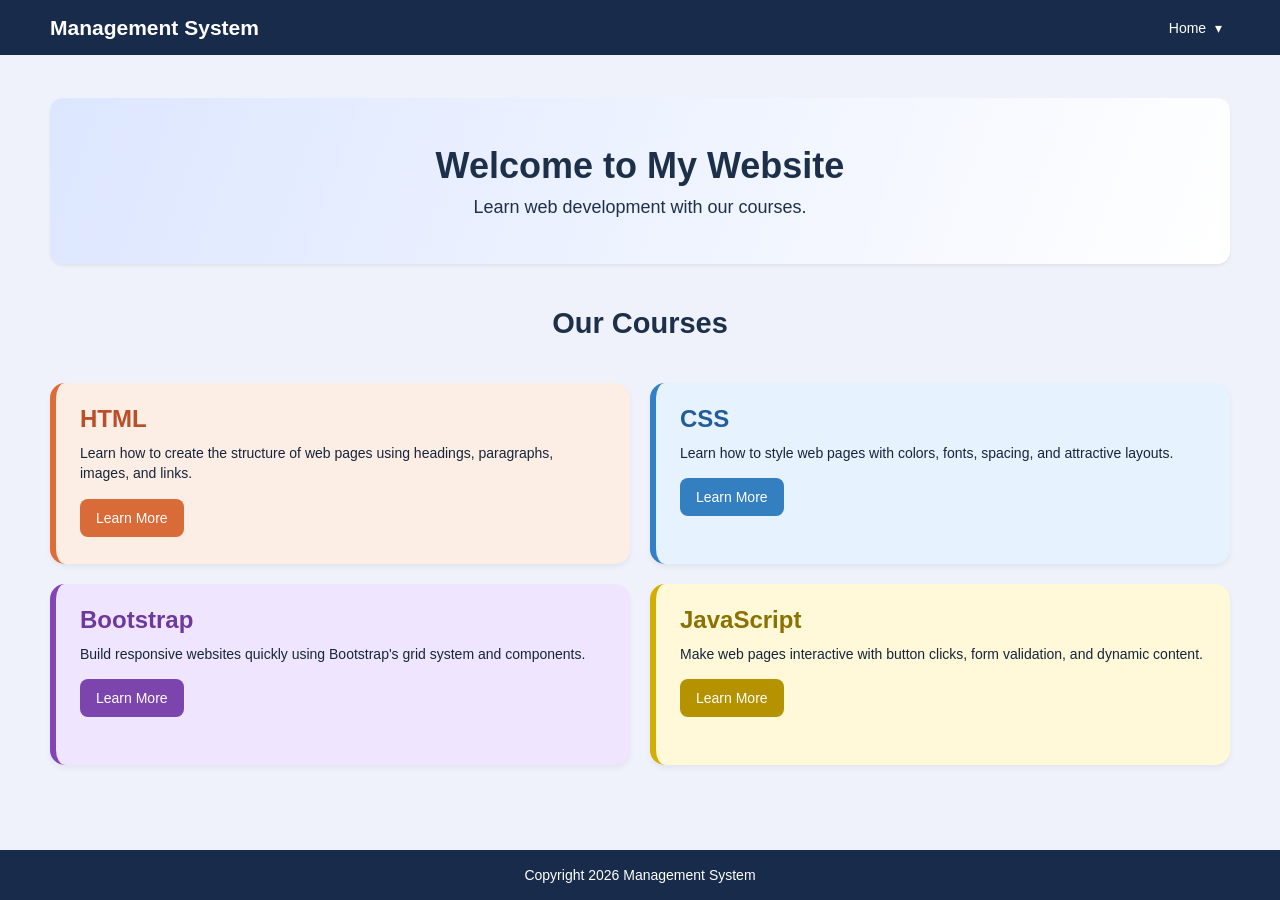
<file: home.html>
<!DOCTYPE html>
<html lang="en">
<head>
  <meta charset="UTF-8">
  <meta name="viewport" content="width=device-width, initial-scale=1.0">
  <title>Courses | Management System</title>
  <link rel="stylesheet" href="css/style.css">
</head>
<body class="courses-page">
  <header class="navbar">
    <div class="nav-inner">
      <a class="brand" href="index.html">Management System</a>
      <div class="nav-dropdown">
        <button class="nav-home" id="homeMenuButton" aria-expanded="false">Home <span class="caret">▾</span></button>
        <div class="dropdown-menu" id="homeMenu">
          <a href="index.html">Landing Page</a>
          <a href="login.html">Sign In</a>
          <a href="home.html">Courses</a>
        </div>
      </div>
    </div>
  </header>
  <main class="courses-main page-width">
    <section class="courses-hero">
      <h1>Welcome to My Website</h1>
      <p>Learn web development with our courses.</p>
    </section>
    <h2 class="courses-heading">Our Courses</h2>
    <section class="course-grid" aria-label="Our courses">
      <article class="course-card html-course">
        <h3>HTML</h3>
        <p>Learn how to create the structure of web pages using headings, paragraphs, images, and links.</p>
        <button class="course-button" data-course="HTML">Learn More</button>
      </article>
      <article class="course-card css-course">
        <h3>CSS</h3>
        <p>Learn how to style web pages with colors, fonts, spacing, and attractive layouts.</p>
        <button class="course-button" data-course="CSS">Learn More</button>
      </article>
      <article class="course-card bootstrap-course">
        <h3>Bootstrap</h3>
        <p>Build responsive websites quickly using Bootstrap's grid system and components.</p>
        <button class="course-button" data-course="Bootstrap">Learn More</button>
      </article>
      <article class="course-card javascript-course">
        <h3>JavaScript</h3>
        <p>Make web pages interactive with button clicks, form validation, and dynamic content.</p>
        <button class="course-button" data-course="JavaScript">Learn More</button>
      </article>
    </section>
  </main>
  <footer class="courses-footer">Copyright 2026 Management System</footer>

  <div class="modal-backdrop" id="courseModal" aria-hidden="true">
    <section class="course-modal" role="dialog" aria-modal="true" aria-labelledby="modalTitle">
      <header class="modal-header"><span>Course Details</span><button id="modalX" class="modal-x" aria-label="Close dialog">×</button></header>
      <div class="modal-body"><h2 id="modalTitle">HTML</h2><p id="modalDescription"></p></div>
      <footer class="modal-footer"><button id="modalClose" class="close-button">Close</button></footer>
    </section>
  </div>
  <script src="js/script.js"></script>
</body>
</html>
</file>
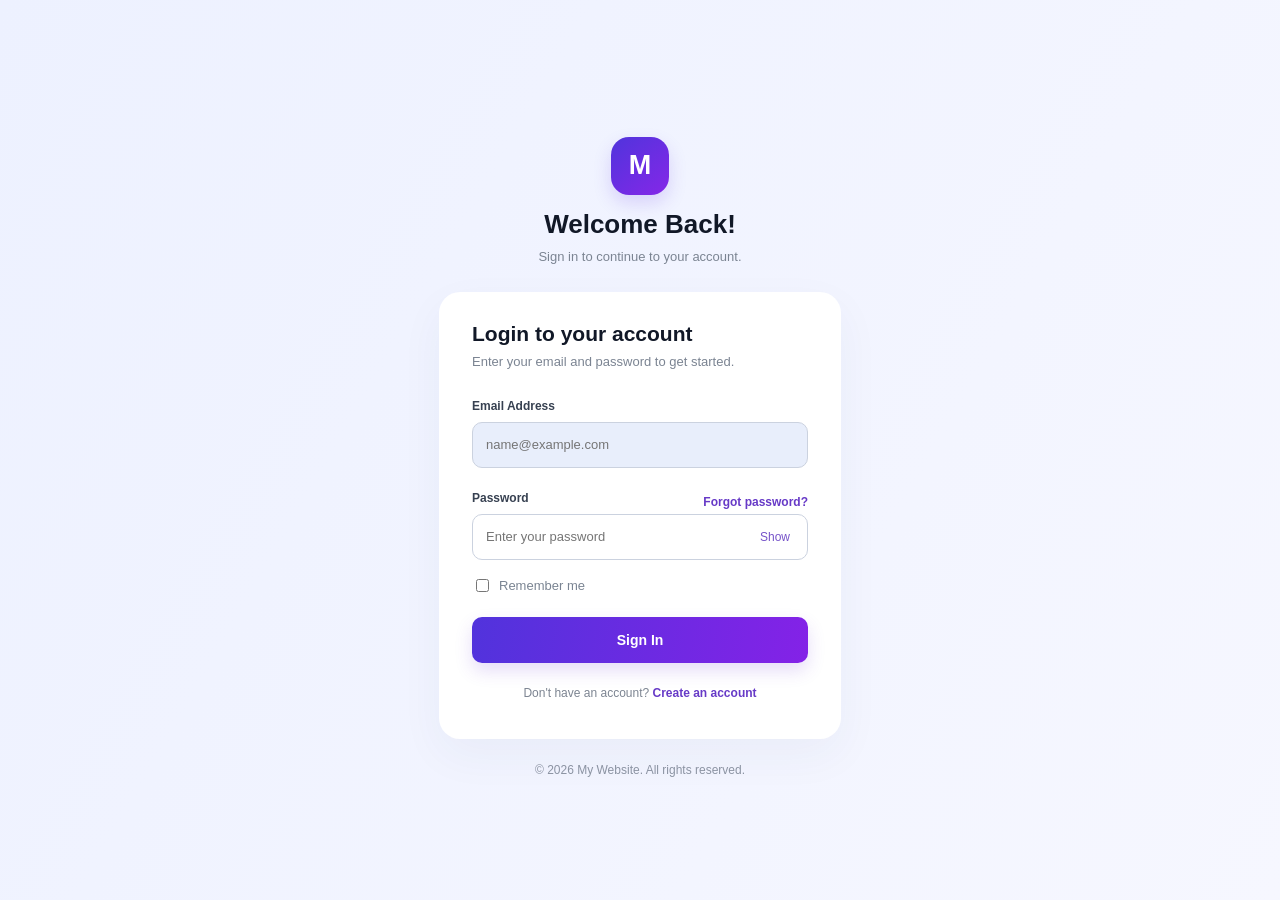
<file: login.html>
<!DOCTYPE html>
<html lang="en">
<head>
  <meta charset="UTF-8">
  <meta name="viewport" content="width=device-width, initial-scale=1.0">
  <title>Sign In | Management System</title>
  <link rel="stylesheet" href="css/style.css">
</head>
<body class="login-page">
  <main class="login-shell">
    <a class="login-logo" href="index.html" aria-label="Management System home">M</a>
    <h1>Welcome Back!</h1>
    <p class="login-subtitle">Sign in to continue to your account.</p>
    <form class="login-card" id="loginForm">
      <h2>Login to your account</h2>
      <p class="form-intro">Enter your email and password to get started.</p>
      <label for="email">Email Address</label>
      <input id="email" name="email" type="email"
       placeholder="name@example.com" required>
      <div class="password-label">
        <label for="password">Password</label>
        <button class="text-button" type="button" id="forgotPassword">Forgot password?</button>
      </div>
      <div class="password-field">
        <input id="password" name="password" type="password"
       placeholder="Enter your password" required minlength="4">
        <button class="show-password" type="button" id="togglePassword">Show</button>
      </div>
      <label class="remember-row"><input type="checkbox" id="remember"> <span>Remember me</span></label>
      <button class="sign-in-button" type="submit">Sign In</button>
      <p class="create-account">Don't have an account? <button type="button" class="text-button" id="createAccount">Create an account</button></p>
      <p class="form-message" id="formMessage" role="status"></p>
    </form>
    <p class="login-footer">© 2026 My Website. All rights reserved.</p>
  </main>
  <script src="js/script.js"></script>
</body>
</html>
</file>
<file: css/style.css>
* {
  box-sizing: border-box;
}

:root {
  --navy: #192b4b;
  --blue: #5278f5;
  --ink: #1d304a;
  --muted: #687586;
  --pale: #f0f3fb;
}

html {
  scroll-behavior: smooth;
}

body {
  margin: 0;
  font-family: Arial, Helvetica, sans-serif;
  color: var(--ink);
}

a {
  text-decoration: none;
}

button,
input {
  font: inherit;
}

button {
  cursor: pointer;
}

.page-width,
.nav-inner {
  width: min(1180px, calc(100% - 48px));
  margin-inline: auto;
}

.navbar {
  height: 55px;
  background: var(--navy);
  color: #fff;
  position: relative;
  z-index: 5;
}

.nav-inner {
  height: 100%;
  display: flex;
  justify-content: space-between;
  align-items: center;
}

.brand {
  color: #fff;
  font-size: 21px;
  font-weight: 700;
}

.nav-dropdown {
  position: relative;
}

.nav-home {
  border: 0;
  color: white;
  background: transparent;
  padding: 12px 8px;
  font-size: 14px;
}

.caret {
  padding-left: 5px;
}

.dropdown-menu {
  display: none;
  position: absolute;
  top: 42px;
  right: 0;
  min-width: 150px;
  background: #fff;
  box-shadow: 0 8px 24px #0002;
  border-radius: 5px;
  overflow: hidden;
}

.dropdown-menu.open {
  display: block;
}

.dropdown-menu a {
  display: block;
  padding: 11px 14px;
  color: #23334a;
  font-size: 14px;
}

.dropdown-menu a:hover {
  background: #eef2ff;
}

.hero {
  height: 474px;
  position: relative;
  background-image: url('https://images.unsplash.com/photo-1454165804606-c3d57bc86b40?auto=format&fit=crop&w=2000&q=90');
  background-position: center 48%;
  background-size: cover;
  color: #fff;
  display: flex;
  align-items: center;
}

.hero-shade {
  position: absolute;
  inset: 0;
  background: linear-gradient(90deg, rgba(17,36,67,.88), rgba(18,39,69,.54) 55%, rgba(15,33,57,.18));
}

.hero-content {
  position: relative;
  z-index: 1;
  padding-top: 5px;
}

.eyebrow {
  margin: 0 0 17px;
  font-weight: 800;
  font-size: 16px;
}

.hero h1 {
  margin: 0 0 14px;
  font-size: clamp(36px, 4vw, 58px);
  letter-spacing: -.8px;
  line-height: 1.08;
}

.hero-description {
  max-width: 590px;
  line-height: 1.8;
  font-size: 16px;
  margin: 0 0 22px;
}

.primary-button {
  display: inline-flex;
  gap: 8px;
  align-items: center;
  justify-content: center;
  border: 0;
  border-radius: 30px;
  background: var(--blue);
  color: white;
  font-weight: 700;
  font-size: 14px;
  padding: 14px 25px;
  box-shadow: 0 5px 12px #4266e433;
  transition: transform .2s, background .2s;
}

.primary-button:hover {
  background: #3f63e5;
  transform: translateY(-1px);
}

.slide-arrow {
  position: absolute;
  z-index: 2;
  top: 48%;
  border: 0;
  background: transparent;
  color: #fff9;
  font-size: 40px;
  font-weight: 200;
}

.slide-arrow:hover {
  color: white;
}

.previous {
  left: 6%;
}

.next {
  right: 6%;
}

.slide-dots {
  position: absolute;
  z-index: 2;
  bottom: 22px;
  left: 50%;
  transform: translateX(-50%);
  display: flex;
  gap: 5px;
}

.dot {
  width: 28px;
  height: 3px;
  padding: 0;
  border: 0;
  background: #ffffff70;
}

.dot.active {
  background: white;
}

.goal-section {
  background: #f1f4fd;
  padding: 72px 0 74px;
}

.goal-layout {
  display: grid;
  grid-template-columns: 1fr 1.4fr;
  gap: 44px;
  align-items: center;
}

.goal-image {
  width: 100%;
  height: 390px;
  object-fit: cover;
  border-radius: 20px;
  box-shadow: 0 18px 35px #1d304a12;
}

.section-kicker {
  color: #5478d9;
  font-weight: 800;
  letter-spacing: 2px;
  margin: 0 0 10px;
  font-size: 14px;
}

.goal-copy h2 {
  margin: 0 0 23px;
  font-size: 42px;
}

.muted-copy {
  color: #718093;
  line-height: 1.7;
  font-size: 17px;
  margin: 0 0 22px;
}

.feature-grid {
  display: grid;
  grid-template-columns: 1fr 1fr;
  gap: 14px;
}

.feature-card {
  background: #fff;
  border: 1px solid #e3e9f4;
  border-radius: 17px;
  padding: 18px 20px;
  min-height: 130px;
}

.feature-icon {
  display: inline-flex;
  width: 44px;
  height: 44px;
  align-items: center;
  justify-content: center;
  background: #e9edff;
  border-radius: 14px;
  font-size: 21px;
}

.feature-card h3 {
  font-size: 17px;
  margin: 12px 0 7px;
}

.feature-card p {
  color: #6c7888;
  font-size: 14px;
  line-height: 1.5;
  margin: 0;
}

.get-started {
  text-align: center;
  background: #f7f8ff;
  padding: 44px 20px;
}

.get-started h2 {
  margin: 0 0 10px;
  font-size: 30px;
}

.get-started p {
  color: #6e7b8d;
  margin: 0 0 20px;
}

.site-footer,
.courses-footer {
  background: var(--navy);
  color: white;
  text-align: center;
}

.site-footer {
  padding: 23px 12px 20px;
}

.site-footer p {
  margin: 0 0 8px;
}

.site-footer small {
  font-size: 13px;
}

.login-page {
  min-height: 100vh;
  background: linear-gradient(120deg, #edf1ff, #f6f7ff);
  display: grid;
  place-items: center;
  padding: 35px 16px 22px;
  color: #111827;
}

.login-shell {
  width: min(402px, 100%);
  text-align: center;
}

.login-logo {
  display: grid;
  place-items: center;
  width: 58px;
  height: 58px;
  border-radius: 18px;
  margin: 0 auto 14px;
  color: white;
  background: linear-gradient(140deg, #5034dc, #8527e8);
  font-size: 27px;
  font-weight: 800;
  box-shadow: 0 8px 18px #592be32b;
}

.login-shell > h1 {
  margin: 0 0 9px;
  font-size: 26px;
}

.login-subtitle {
  margin: 0 0 28px;
  color: #7b8492;
  font-size: 13px;
}

.login-card {
  text-align: left;
  background: white;
  border-radius: 21px;
  padding: 30px 33px 27px;
  box-shadow: 0 16px 45px #34466b0c;
}

.login-card h2 {
  margin: 0 0 8px;
  font-size: 21px;
}

.form-intro {
  margin: 0 0 30px;
  color: #7b8492;
  font-size: 13px;
}

.login-card label:not(.remember-row) {
  display: block;
  color: #374151;
  font-size: 12px;
  font-weight: 600;
  margin-bottom: 9px;
}

.login-card input[type="email"],
.password-field input {
  width: 100%;
  height: 46px;
  border: 1px solid #cbd2df;
  background: #e8eefb;
  border-radius: 10px;
  padding: 0 13px;
  outline: none;
  font-size: 13px;
}

.login-card input:focus {
  border-color: #7953e6;
  box-shadow: 0 0 0 3px #7953e61c;
}

.password-label {
  display: flex;
  justify-content: space-between;
  align-items: center;
  margin-top: 23px;
}

.password-label label {
  margin-bottom: 9px;
}

.text-button {
  border: 0;
  padding: 0;
  background: transparent;
  color: #673ac7;
  font-size: 12px;
  font-weight: 700;
}

.password-field {
  position: relative;
}

.password-field input {
  background: white;
  padding-right: 58px;
}

.show-password {
  position: absolute;
  right: 12px;
  top: 0;
  height: 46px;
  border: 0;
  background: transparent;
  color: #7653c9;
  font-size: 12px;
}

.remember-row {
  display: flex;
  align-items: center;
  gap: 7px;
  margin: 16px 0 22px;
  color: #7a8492;
  font-size: 13px;
  font-weight: 400;
}

.remember-row input {
  accent-color: #7136dc;
}

.sign-in-button {
  width: 100%;
  height: 46px;
  border: 0;
  border-radius: 10px;
  color: white;
  font-size: 14px;
  font-weight: 700;
  background: linear-gradient(100deg, #5133dc, #8422e7);
  box-shadow: 0 8px 17px #6b36d72b;
}

.create-account {
  text-align: center;
  color: #7c8491;
  font-size: 12px;
  margin: 23px 0 0;
}

.form-message {
  color: #5b36c7;
  text-align: center;
  font-size: 12px;
  margin: 12px 0 0;
}

.login-footer {
  color: #8b93a2;
  font-size: 12px;
  margin: 24px 0 0;
}

.courses-page {
  min-height: 100vh;
  background: #eff2fa;
  display: flex;
  flex-direction: column;
}

.courses-main {
  flex: 1;
  padding: 43px 0;
}

.courses-hero {
  border-radius: 13px;
  min-height: 166px;
  display: flex;
  flex-direction: column;
  justify-content: center;
  align-items: center;
  text-align: center;
  background: linear-gradient(110deg, #dce6ff, #fff);
  box-shadow: 0 2px 3px #192b4b12;
}

.courses-hero h1 {
  font-size: 36px;
  margin: 0 0 10px;
}

.courses-hero p {
  margin: 0;
  font-size: 18px;
}

.courses-heading {
  text-align: center;
  font-size: 29px;
  margin: 43px 0;
}

.course-grid {
  display: grid;
  grid-template-columns: 1fr 1fr;
  gap: 20px;
}

.course-card {
  min-height: 181px;
  padding: 22px 24px;
  border-radius: 15px;
  border-left: 6px solid;
  box-shadow: 0 3px 5px #192b4b10;
}

.course-card h3 {
  margin: 0 0 10px;
  font-size: 24px;
}

.course-card p {
  margin: 0 0 15px;
  line-height: 1.45;
  font-size: 14px;
  color: #15253a;
}

.course-button {
  color: white;
  background: #347fc0;
  border: 0;
  border-radius: 8px;
  padding: 11px 16px;
  font-size: 14px;
}

.course-button:hover {
  filter: brightness(.92);
}

.html-course { background: #fcede5; border-color: #df6b37; }
.html-course h3 { color: #b94e27; }
.html-course .course-button { background: #d86b37; }

.css-course { background: #e7f2ff; border-color: #3180c8; }
.css-course h3 { color: #235d98; }

.bootstrap-course { background: #f0e5ff; border-color: #8145b7; }
.bootstrap-course h3 { color: #6e399e; }
.bootstrap-course .course-button { background: #7b45ad; }

.javascript-course { background: #fff8d9; border-color: #d4ad00; }
.javascript-course h3 { color: #8b7100; }
.javascript-course .course-button { background: #b49200; }

.courses-footer {
  padding: 17px 10px;
  font-size: 14px;
}

.modal-backdrop {
  position: fixed;
  inset: 0;
  display: none;
  place-items: center;
  padding: 20px;
  background: rgba(0, 0, 0, .49);
  z-index: 20;
}

.modal-backdrop.visible {
  display: grid;
}

.course-modal {
  width: min(455px, 100%);
  background: white;
  border-radius: 7px;
  color: #333;
  box-shadow: 0 18px 60px #0003;
  overflow: hidden;
}

.modal-header {
  display: flex;
  align-items: center;
  justify-content: space-between;
  padding: 17px 15px;
  border-bottom: 1px solid #ddd;
  font-size: 16px;
}

.modal-x {
  border: 0;
  background: transparent;
  color: #777;
  font-size: 28px;
  line-height: 20px;
}

.modal-body {
  padding: 15px;
  min-height: 142px;
}

.modal-body h2 {
  font-size: 21px;
  font-weight: 400;
  margin: 0 0 8px;
}

.modal-body p {
  font-size: 14px;
  line-height: 1.55;
  margin: 0;
}

.modal-footer {
  border-top: 1px solid #ddd;
  padding: 14px 15px;
  display: flex;
  justify-content: flex-end;
}

.close-button {
  background: #6c757d;
  color: white;
  border: 0;
  border-radius: 5px;
  padding: 9px 13px;
  font-size: 14px;
}

body.modal-open {
  overflow: hidden;
}

@media (max-width: 760px) {
  .page-width,
  .nav-inner {
    width: min(100% - 30px, 1180px);
  }

  .hero {
    height: 450px;
    background-position: center;
  }

  .hero h1 {
    font-size: 39px;
  }

  .hero-description {
    max-width: 90%;
  }

  .goal-section {
    padding: 45px 0;
  }

  .goal-layout {
    grid-template-columns: 1fr;
    gap: 28px;
  }

  .goal-image {
    height: 270px;
  }

  .goal-copy h2 {
    font-size: 34px;
  }

  .feature-grid {
    gap: 10px;
  }

  .feature-card {
    padding: 14px;
  }

  .courses-main {
    padding-top: 24px;
  }

  .courses-hero {
    padding: 24px 14px;
  }

  .courses-hero h1 {
    font-size: 29px;
  }

  .courses-hero p {
    font-size: 15px;
  }

  .courses-heading {
    margin: 32px 0 25px;
  }

  .course-grid {
    grid-template-columns: 1fr;
    gap: 15px;
  }

  .course-card {
    min-height: auto;
  }
}

@media (max-width: 420px) {
  .brand {
    font-size: 17px;
  }

  .feature-grid {
    grid-template-columns: 1fr;
  }

  .login-card {
    padding: 26px 22px;
  }
}
</file>
